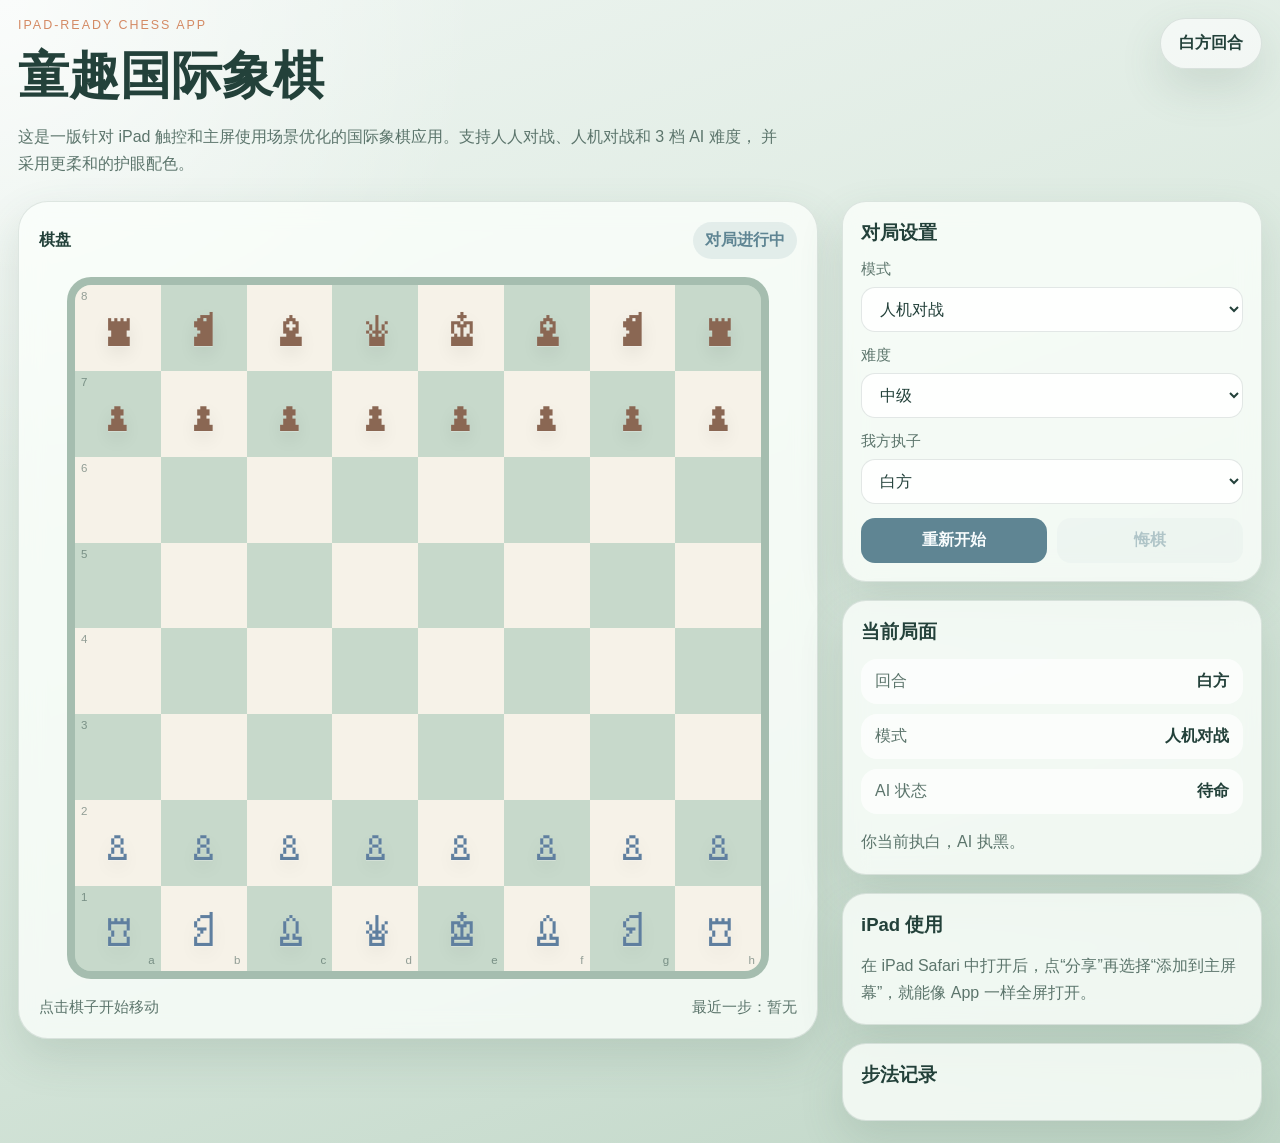
<file: index.html>
<!DOCTYPE html>
<html lang="zh-CN">
<head>
  <meta charset="UTF-8">
  <meta name="viewport" content="width=device-width, initial-scale=1.0, viewport-fit=cover">
  <meta http-equiv="refresh" content="0; url=./ipad.html">
  <title>跳转到 iPad 版</title>
  <style>
    body {
      margin: 0;
      min-height: 100vh;
      display: grid;
      place-items: center;
      background: linear-gradient(160deg, #eef5f1, #dbe9df 48%, #c1d7c8);
      color: #23413a;
      font-family: "PingFang SC", "Microsoft YaHei", "Helvetica Neue", sans-serif;
    }

    .card {
      width: min(92vw, 520px);
      padding: 24px;
      border-radius: 24px;
      background: rgba(255, 255, 255, 0.8);
      box-shadow: 0 18px 44px rgba(74, 104, 88, 0.16);
      text-align: center;
    }

    a {
      color: #4f7480;
      font-weight: 700;
      text-decoration: none;
    }
  </style>
</head>
<body>
  <div class="card">
    <h1>正在进入 iPad 版国际象棋</h1>
    <p>如果没有自动跳转，请点击 <a href="./ipad.html">这里</a>。</p>
  </div>
  <script>
    window.location.replace("./ipad.html");
  </script>
</body>
</html>
</file>
<file: styles-ipad.css>
:root {
  --bg-top: #eef5f1;
  --bg-mid: #dbe9df;
  --bg-bottom: #c1d7c8;
  --ink: #23413a;
  --muted: #5c756c;
  --panel: rgba(252, 255, 252, 0.78);
  --panel-border: rgba(60, 88, 78, 0.14);
  --shadow: 0 18px 44px rgba(74, 104, 88, 0.16);
  --light-square: #f6f2e8;
  --dark-square: #c7d9cb;
  --board-border: rgba(88, 124, 110, 0.2);
  --select-ring: #6d96a5;
  --target-dot: rgba(91, 123, 113, 0.26);
  --capture-ring: rgba(216, 132, 99, 0.78);
  --last-light: rgba(247, 221, 157, 0.88);
  --last-dark: rgba(234, 185, 141, 0.88);
  --check-light: rgba(255, 221, 213, 0.95);
  --check-dark: rgba(235, 163, 145, 0.92);
  --primary: #5f8593;
  --primary-hover: #4f7480;
  --accent: #d48a64;
  --white-piece: #5f7f9f;
  --black-piece: #8a6753;
  --font-display: "Avenir Next", "Trebuchet MS", sans-serif;
  --font-body: "PingFang SC", "Microsoft YaHei", "Helvetica Neue", sans-serif;
}

* {
  box-sizing: border-box;
}

html,
body {
  margin: 0;
  min-height: 100%;
}

body {
  min-height: 100dvh;
  font-family: var(--font-body);
  color: var(--ink);
  overscroll-behavior: none;
  background:
    radial-gradient(circle at top left, rgba(255, 255, 255, 0.72), transparent 28%),
    linear-gradient(160deg, var(--bg-top), var(--bg-mid) 48%, var(--bg-bottom));
}

button,
select {
  font: inherit;
}

button,
.square {
  touch-action: manipulation;
}

.shell {
  width: min(1320px, 100%);
  min-height: 100dvh;
  margin: 0 auto;
  padding:
    max(18px, env(safe-area-inset-top))
    max(18px, env(safe-area-inset-right))
    max(22px, env(safe-area-inset-bottom))
    max(18px, env(safe-area-inset-left));
}

.hero {
  display: flex;
  justify-content: space-between;
  gap: 24px;
  align-items: flex-start;
  margin-bottom: 24px;
}

.eyebrow {
  margin: 0 0 10px;
  font-family: var(--font-display);
  text-transform: uppercase;
  letter-spacing: 0.16em;
  color: var(--accent);
  font-size: 0.78rem;
}

.hero h1 {
  margin: 0;
  font-family: var(--font-display);
  font-size: clamp(2rem, 4vw, 3.4rem);
}

.hero-copy {
  margin: 12px 0 0;
  max-width: 760px;
  line-height: 1.7;
  color: var(--muted);
}

.hero-chip {
  padding: 14px 18px;
  border-radius: 999px;
  background: rgba(255, 255, 255, 0.58);
  border: 1px solid var(--panel-border);
  box-shadow: var(--shadow);
  font-family: var(--font-display);
  font-weight: 700;
  white-space: nowrap;
}

.layout {
  display: grid;
  grid-template-columns: minmax(0, 1.25fr) minmax(320px, 420px);
  gap: 24px;
  align-items: start;
}

.board-panel {
  position: sticky;
  top: calc(env(safe-area-inset-top) + 18px);
}

.board-frame,
.card {
  background: var(--panel);
  border: 1px solid var(--panel-border);
  box-shadow: var(--shadow);
  backdrop-filter: blur(12px);
}

.board-frame {
  border-radius: 30px;
  padding: 20px;
}

.board-header,
.board-footer {
  display: flex;
  justify-content: space-between;
  gap: 16px;
  align-items: center;
  font-family: var(--font-display);
}

.board-header {
  margin-bottom: 18px;
  font-weight: 700;
}

.board-footer {
  margin-top: 18px;
  font-size: 0.96rem;
  color: var(--muted);
}

.board-stage {
  width: min(100%, 78dvh, 820px);
  margin: 0 auto;
}

.status-pill {
  padding: 8px 12px;
  border-radius: 999px;
  background: rgba(95, 133, 147, 0.12);
  color: var(--primary);
}

.board {
  width: 100%;
  aspect-ratio: 1 / 1;
  display: grid;
  grid-template-columns: repeat(8, minmax(0, 1fr));
  grid-template-rows: repeat(8, minmax(0, 1fr));
  border-radius: 24px;
  overflow: hidden;
  border: 8px solid var(--board-border);
  background: #b9cdbf;
}

.square {
  position: relative;
  width: 100%;
  height: 100%;
  min-width: 0;
  min-height: 0;
  display: flex;
  align-items: center;
  justify-content: center;
  padding: 0;
  border: 0;
  cursor: pointer;
  user-select: none;
  background-clip: padding-box;
  transition: box-shadow 120ms ease, background 120ms ease;
}

.square.light {
  background: var(--light-square);
}

.square.dark {
  background: var(--dark-square);
}

@media (hover: hover) {
  .square:hover {
    box-shadow: inset 0 0 0 2px rgba(95, 133, 147, 0.18);
  }
}

.square.selected {
  box-shadow: inset 0 0 0 4px var(--select-ring);
}

.square.target::after,
.square.capture::after {
  content: "";
  position: absolute;
  border-radius: 50%;
}

.square.target::after {
  width: 24%;
  height: 24%;
  background: var(--target-dot);
}

.square.capture::after {
  width: 76%;
  height: 76%;
  border: 4px solid var(--capture-ring);
}

.square.last-move {
  background: linear-gradient(135deg, var(--last-light), var(--last-dark));
}

.square.check {
  background: linear-gradient(135deg, var(--check-light), var(--check-dark));
}

.piece {
  position: relative;
  z-index: 1;
  font-size: clamp(1.9rem, 5.5vmin, 3.75rem);
  line-height: 1;
  text-shadow: 0 1px 0 rgba(255, 255, 255, 0.28), 0 7px 18px rgba(0, 0, 0, 0.08);
}

.piece-white {
  color: var(--white-piece);
}

.piece-black {
  color: var(--black-piece);
}

.coord {
  position: absolute;
  font-size: 0.72rem;
  font-family: var(--font-display);
  color: rgba(35, 65, 58, 0.48);
}

.coord-file {
  right: 6px;
  bottom: 5px;
}

.coord-rank {
  top: 5px;
  left: 6px;
}

.sidebar {
  display: grid;
  gap: 18px;
}

.card {
  border-radius: 24px;
  padding: 18px;
}

.card h2 {
  margin: 0 0 14px;
  font-family: var(--font-display);
  font-size: 1.16rem;
}

.field {
  display: grid;
  gap: 8px;
  margin-bottom: 14px;
}

.field span {
  font-family: var(--font-display);
  font-size: 0.92rem;
  color: var(--muted);
}

.field select {
  width: 100%;
  border-radius: 14px;
  border: 1px solid rgba(60, 88, 78, 0.14);
  background: rgba(255, 255, 255, 0.86);
  padding: 12px 14px;
  color: var(--ink);
}

.button-row {
  display: grid;
  grid-template-columns: 1fr 1fr;
  gap: 10px;
}

.primary-btn,
.ghost-btn,
.promotion-options button {
  border-radius: 14px;
  border: 0;
  padding: 12px 14px;
  font-family: var(--font-display);
  font-weight: 700;
  cursor: pointer;
  transition: transform 120ms ease, background 120ms ease, color 120ms ease, opacity 120ms ease;
}

.primary-btn {
  background: var(--primary);
  color: #f7fbfc;
}

.primary-btn:hover {
  background: var(--primary-hover);
}

.ghost-btn {
  background: rgba(95, 133, 147, 0.08);
  color: var(--primary);
}

.ghost-btn:disabled,
.primary-btn:disabled {
  opacity: 0.45;
  cursor: not-allowed;
}

.ghost-btn:hover,
.promotion-options button:hover {
  transform: translateY(-1px);
}

.facts {
  display: grid;
  gap: 10px;
}

.fact {
  display: flex;
  justify-content: space-between;
  gap: 14px;
  padding: 12px 14px;
  background: rgba(255, 255, 255, 0.68);
  border-radius: 16px;
}

.fact-label,
.install-copy,
.game-message {
  color: var(--muted);
}

.game-message,
.install-copy {
  margin: 14px 0 0;
  line-height: 1.7;
}

.move-list {
  margin: 0;
  padding-left: 22px;
  max-height: 240px;
  overflow: auto;
  line-height: 1.75;
}

.modal {
  position: fixed;
  inset: 0;
  display: flex;
  align-items: center;
  justify-content: center;
  padding: 20px;
  background: rgba(44, 62, 54, 0.28);
}

.modal.hidden {
  display: none;
}

.modal-card {
  width: min(360px, 100%);
  padding: 22px;
  border-radius: 24px;
  background: #fbfffb;
  box-shadow: var(--shadow);
  text-align: center;
}

.promotion-options {
  display: grid;
  grid-template-columns: repeat(4, 1fr);
  gap: 10px;
  margin-top: 16px;
}

.promotion-options button {
  background: rgba(95, 133, 147, 0.1);
  color: var(--primary);
}

body.standalone .install-card {
  border-color: rgba(95, 133, 147, 0.24);
}

@media (max-width: 1024px) {
  .layout {
    grid-template-columns: 1fr;
  }

  .board-panel {
    position: static;
  }

  .board-stage {
    width: min(100%, calc(100dvw - 36px), 760px);
  }
}

@media (max-width: 680px) {
  .hero {
    flex-direction: column;
    align-items: stretch;
  }

  .hero-chip {
    align-self: flex-start;
  }

  .board-frame,
  .card {
    border-radius: 20px;
    padding: 14px;
  }

  .board-header,
  .board-footer {
    flex-direction: column;
    align-items: flex-start;
  }

  .button-row {
    grid-template-columns: 1fr;
  }

  .board-stage {
    width: min(100%, calc(100dvw - 28px));
  }

  .piece {
    font-size: clamp(1.7rem, 9vw, 3rem);
  }
}
</file>
